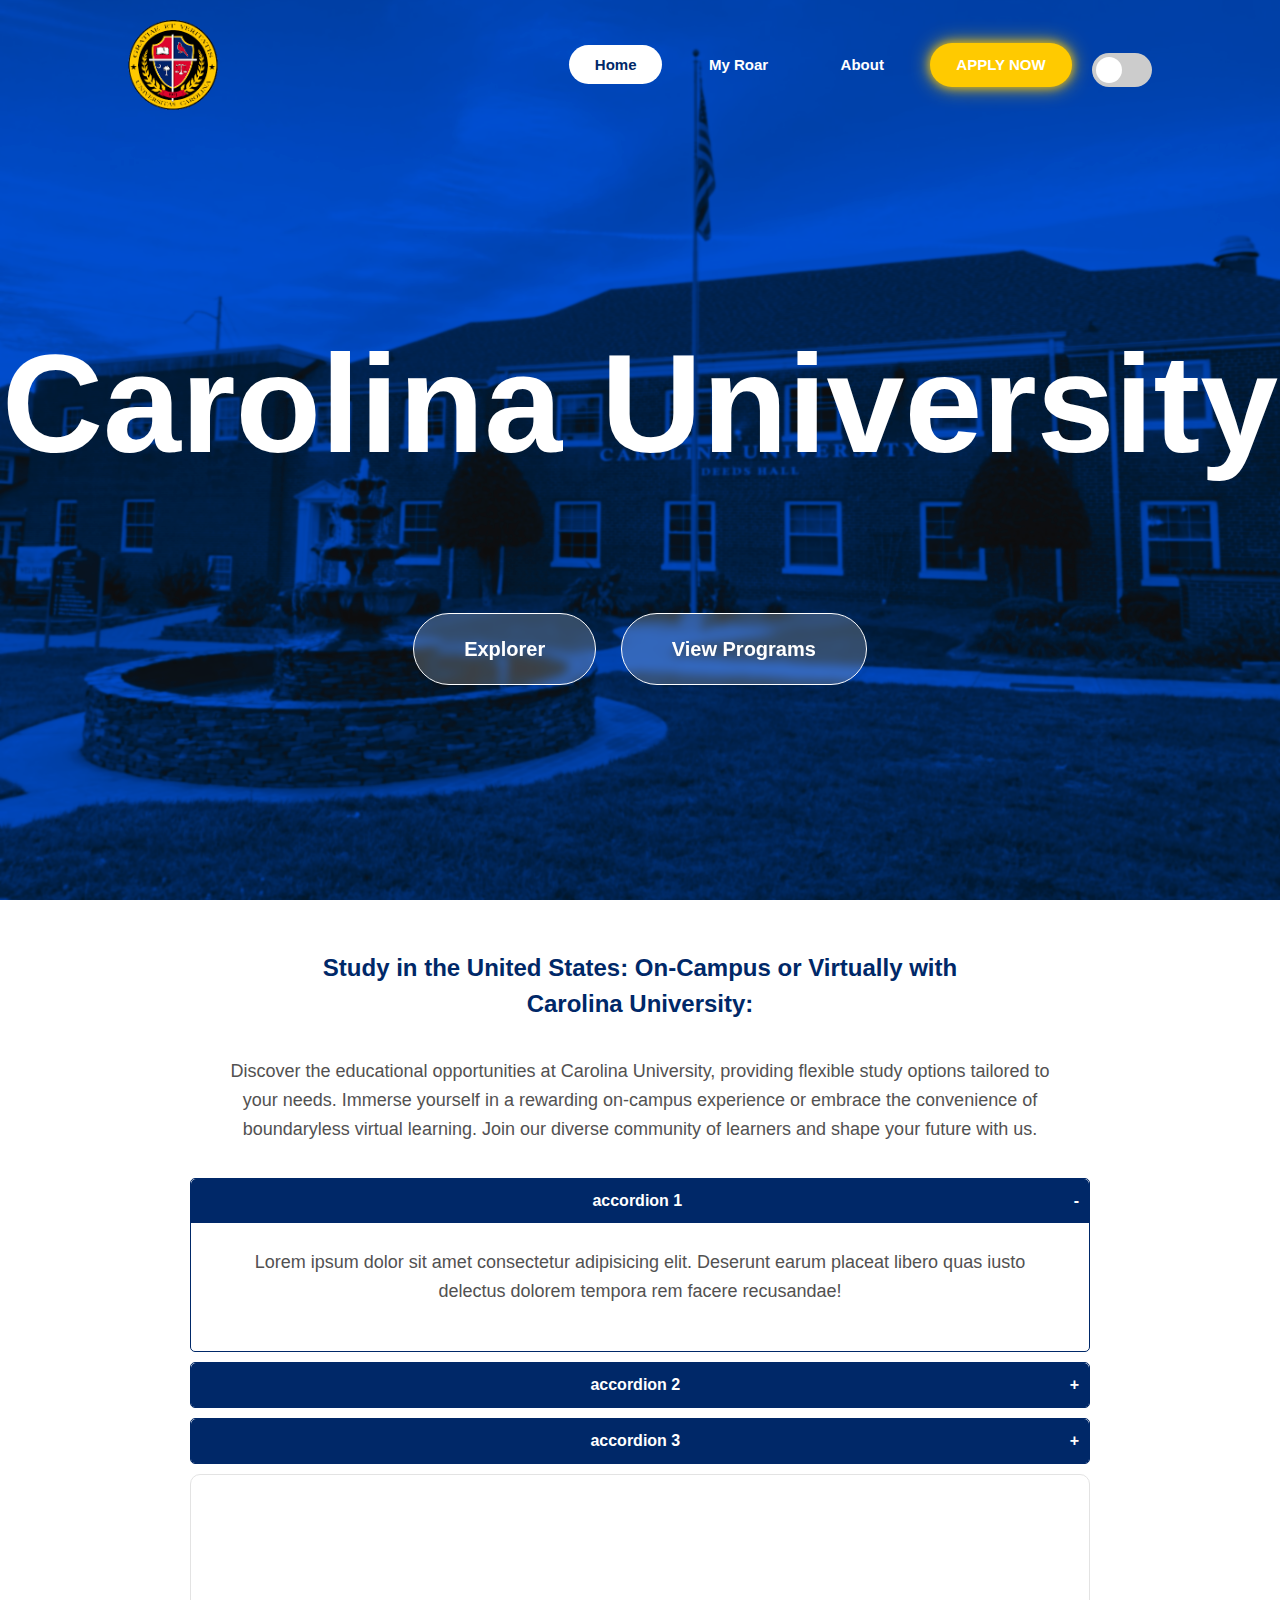
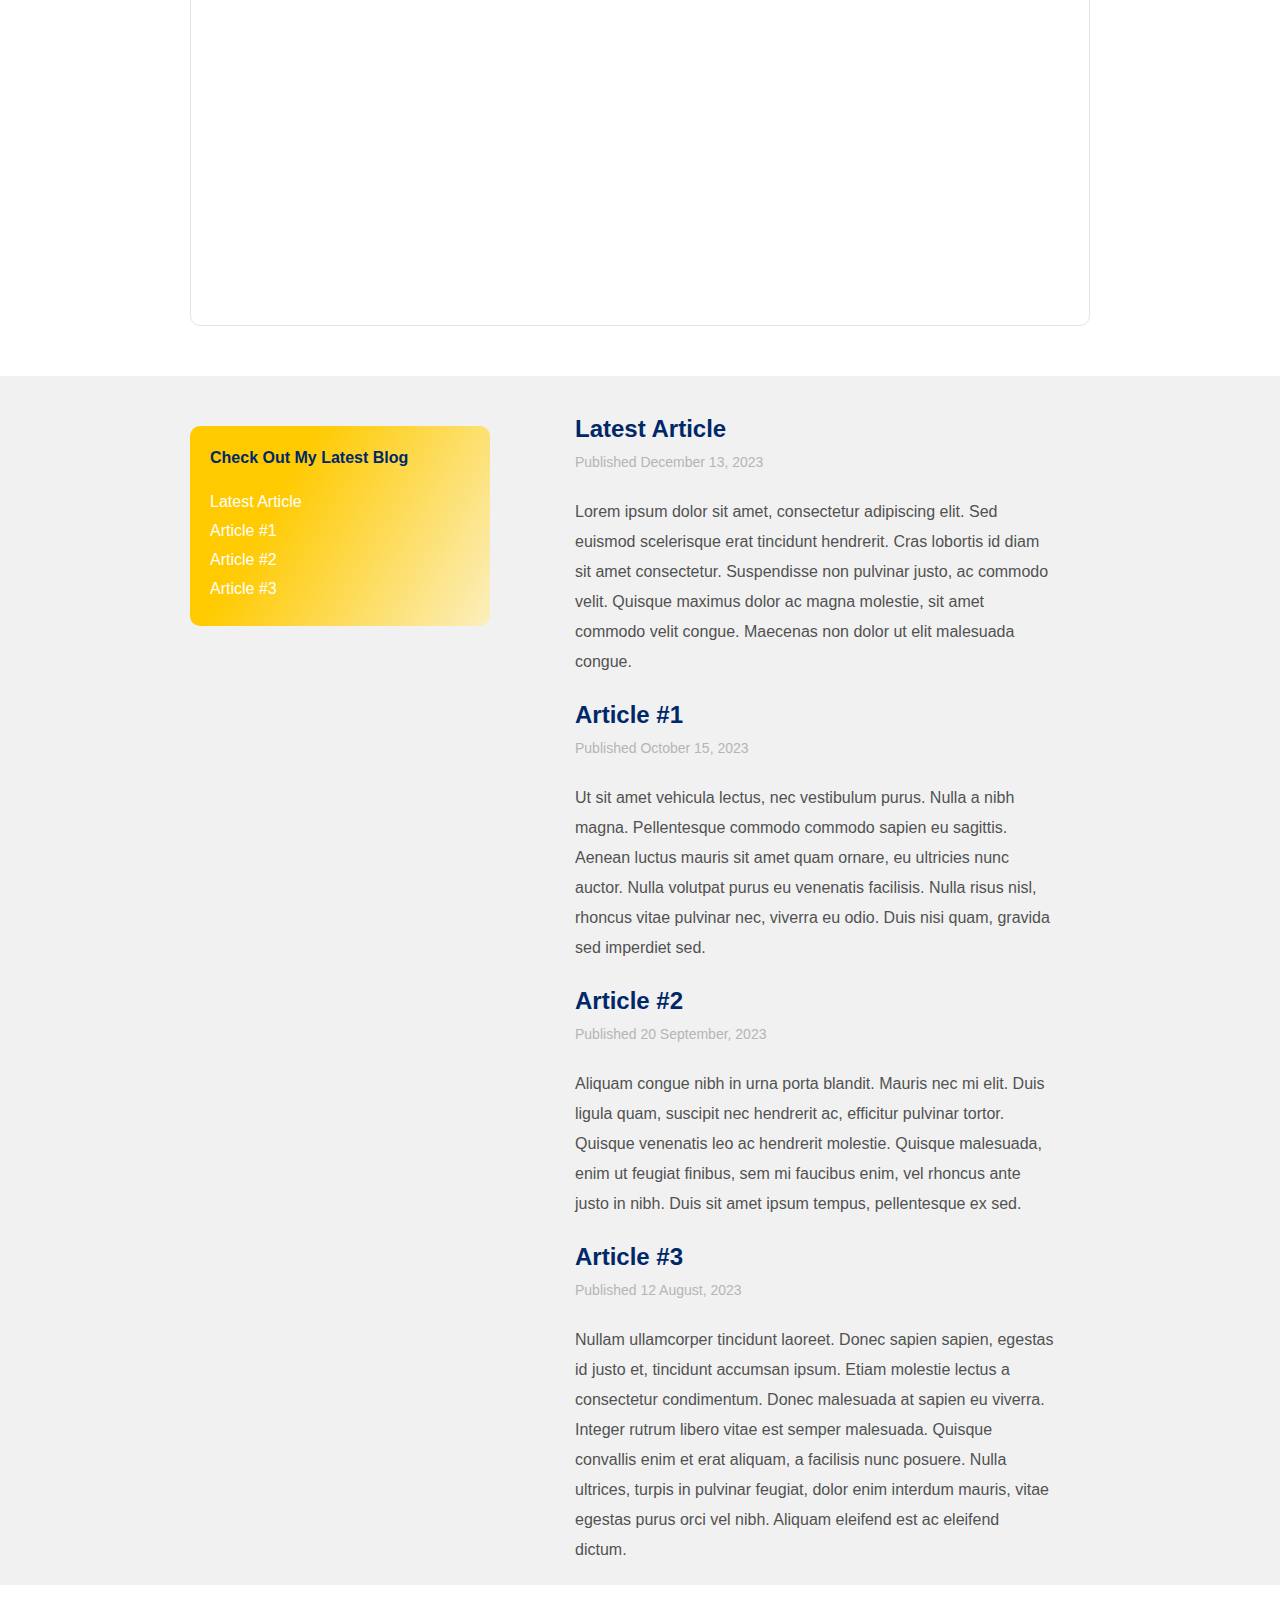
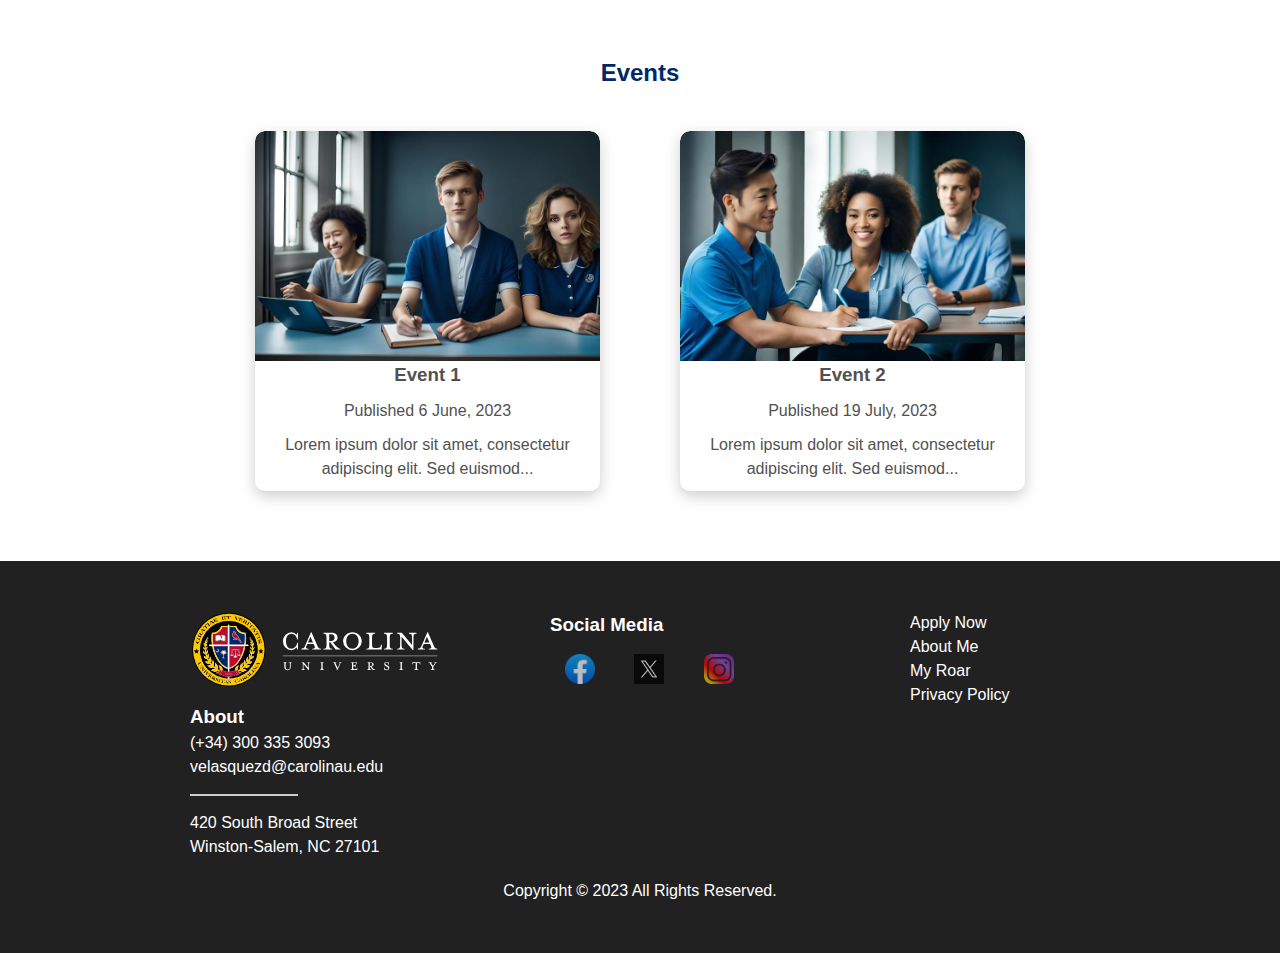
<file: index.html>
<!DOCTYPE html>
<html>
<head>
    <meta name="viewport" content="width=device-width, initial-scale=1.0">
    <meta name="keywords" content="students, carolina university, collage, study in usa">
	<meta content="Recruiter of students in Colombia for Carolina University">
	<meta name="author" content="javier">
    <title>Carolina University in Colombia</title>
	<link rel="stylesheet" href="css/sanitize.css">
    <link rel="icon" href="icons/cu_icono.png">
    <link rel="stylesheet" href="css/styles2.css">
    <link rel="preconnect" href="https://fonts.googleapis.com">
    <link rel="preconnect" href="https://fonts.gstatic.com" crossorigin>
    <link href="https://fonts.googleapis.com/css2?family=Poppins:wght@100;600&display=swap" rel="stylesheet">
</head>
<body>
    <div class="hero">
        <nav class="main-nav" id="main-nav">
            <a href="#main-nav"><img class="logo" src="images/cu_logo.png"></a>
            <button class="hamburger-transparent-btn">
                <img class="hamburger-btn" src="icons/hamburger-menu.svg" alt="hamburger-menu">
            </button>
            <ul>
                <li class="active"><a href="#">Home</a></li>
                <li><a href="#my-roar">My Roar</a></li>
                <li><a href="about_me.html">About</a></li>
                <li><a href="https://carolinau.edu/apply" target="_blank" class="apply-now-btn">APPLY NOW</a></li>
                <li>
                    <div class="dark-mode-switch">
                        <input type="checkbox" id="dark-mode-toggle">
                        <label for="dark-mode-toggle"></label>
                    </div>
                </li>
            </ul>
        </nav>
        <div class="hero-content">
            <h1>Carolina University</h1>
            <a href="#block" class="hero-btn"><span></span>Explorer</a>
            <a href="https://carolinau.edu/academics" target="_blank" class="hero-btn"><span></span>View Programs</a>
        </div>
    </div>  

    <main>
        <div class="container" id="block">
            <h2 class="title">Study in the United States: On-Campus or Virtually with Carolina University:</h2>
            <p>Discover the educational opportunities at Carolina University, providing flexible study options tailored to your needs. Immerse yourself in a rewarding on-campus experience or embrace the convenience of boundaryless virtual learning. Join our diverse community of learners and shape your future with us.</p>
            <div class="accordion">
                <div class="accordion-content active">
                    <div class="label active">accordion 1 <span class="accordion-icon">-</span></div>
                    <div class="content">
                        <p>Lorem ipsum dolor sit amet consectetur adipisicing elit. Deserunt earum placeat libero quas iusto delectus dolorem tempora rem facere recusandae!</p>
                    </div>
                </div>
                <div class="accordion-content">
                    <div class="label">accordion 2 <span class="accordion-icon">+</span></div>
                    <div class="content">
                        <p>Lorem ipsum dolor sit amet consectetur adipisicing elit. Deserunt earum placeat libero quas iusto delectus dolorem tempora rem facere recusandae!</p>
                    </div>
                </div>
                <div class="accordion-content">
                    <div class="label">accordion 3 <span class="accordion-icon">+</span></div>
                    <div class="content">
                        <p>Lorem ipsum dolor sit amet consectetur adipisicing elit. Deserunt earum placeat libero quas iusto delectus dolorem tempora rem facere recusandae!</p>
                    </div>
                </div>
            </div>

            <div class="map-container">
                <iframe src="https://www.google.com/maps/embed?pb=!1m18!1m12!1m3!1d3224.229917214855!2d-80.2495586775996!3d36.087883001590626!2m3!1f0!2f0!3f0!3m2!1i1024!2i768!4f13.1!3m3!1m2!1s0x88605dfdd7186a87%3A0xb19fdb8f608bb9e8!2sCarolina%20University!5e0!3m2!1sen!2sco!4v1691218042188!5m2!1sen!2sco" width="600" height="450" style="border:0;" allowfullscreen="" loading="lazy" referrerpolicy="no-referrer-when-downgrade"></iframe>
            </div>
        </div>
        <div class="blog-container" id="my-roar">
            <div class="flex-container">
                <aside>
                    <h3 class="aside-title">Check Out My Latest Blog</h3>
                    <nav class="aside-index">
                        <ul>
                            <li><a href="#article_na">Latest Article</a></li>
                            <li><a href="#article_1">Article #1</a></li>
                            <li><a href="#article_2">Article #2</a></li>
                            <li><a href="#article_3">Article #3</a></li>
                        </ul>
                    </nav>
                </aside>
                <div class="blog-content">
                    <div class="post">
                        <h2 class="post-title" id="article_na">Latest Article</h2>
                        <a href=""></a>
                        <p class="publication-date">Published December 13, 2023</p>
                        <p>
                            Lorem ipsum dolor sit amet, consectetur adipiscing elit. Sed euismod scelerisque erat tincidunt
                            hendrerit. Cras lobortis id diam sit amet consectetur. Suspendisse non pulvinar justo, ac
                            commodo velit. Quisque maximus dolor ac magna molestie, sit amet commodo velit congue. Maecenas
                            non dolor ut elit malesuada congue.
                        </p>
                    </div>
                    <div class="post">
                        <h2 class="post-title" id="article_1">Article #1</h2>
                        <p class="publication-date">Published October 15, 2023</p>
                        <p>
                            Ut sit amet vehicula lectus, nec vestibulum purus. Nulla a nibh magna. Pellentesque commodo
                            commodo sapien eu sagittis. Aenean luctus mauris sit amet quam ornare, eu ultricies nunc auctor.
                            Nulla volutpat purus eu venenatis facilisis. Nulla risus nisl, rhoncus vitae pulvinar nec,
                            viverra eu odio. Duis nisi quam, gravida sed imperdiet sed.
                        </p>
                    </div>
                    <div class="post">
                        <h2 class="post-title" id="article_2">Article #2</h2>
                        <p class="publication-date">Published 20 September, 2023</p>
                        <p>
                            Aliquam congue nibh in urna porta blandit. Mauris nec mi elit. Duis ligula quam, suscipit nec
                            hendrerit ac, efficitur pulvinar tortor. Quisque venenatis leo ac hendrerit molestie. Quisque
                            malesuada, enim ut feugiat finibus, sem mi faucibus enim, vel rhoncus ante justo in nibh. Duis
                            sit amet ipsum tempus, pellentesque ex sed.
                        </p>
                    </div>
                    <div class="post">
                        <h2 class="post-title" id="article_3">Article #3</h2>
                        <p class="publication-date">Published 12 August, 2023</p>
                        <p>
                            Nullam ullamcorper tincidunt laoreet. Donec sapien sapien, egestas id justo et, tincidunt
                            accumsan ipsum. Etiam molestie lectus a consectetur condimentum. Donec malesuada at sapien eu
                            viverra. Integer rutrum libero vitae est semper malesuada. Quisque convallis enim et erat
                            aliquam, a facilisis nunc posuere. Nulla ultrices, turpis in pulvinar feugiat, dolor enim
                            interdum mauris, vitae egestas purus orci vel nibh. Aliquam eleifend est ac eleifend dictum.
                        </p>
                    </div>
                </div>
            </div>
        </div>
        <div class="events-container" id="events">
            <div class="container-title">
                <h2 class="title" id="events">Events</h2>
            </div>
            <div class="container-events">
                <div class="event-card">
                    <a href="#">
                        <img src="images/stu_1.jpg" alt="Event 1">
                    </a>
                    <a href="#">
                        <h3>Event 1</h3>
                    </a>
                    <p class="fecha">Published 6 June, 2023</p>
                        <p>Lorem ipsum dolor sit amet, consectetur adipiscing elit. Sed euismod...</p>
                </div>
                <div class="event-card">
                    <a href="#">
                        <img src="images/stu_2.jpg" alt="Event 2">
                    </a>
                    <a href="#">
                        <h3>Event 2</h3>
                    </a> 
                    <p class="fecha">Published 19 July, 2023</p>
                    <p>Lorem ipsum dolor sit amet, consectetur adipiscing elit. Sed euismod...</p>
                </div>
            </div>
        </div>
    </main>



    <footer>
        <div class="footer-content">
            <div class="footer-about">
                <a href="index.html">
                    <img src="icons/logo_type.svg" class="footer-logo">
                </a>
                    <h3>About</h3>
                <p>(+34) 300 335 3093</p>
                <p>velasquezd@carolinau.edu</p>
                <hr>
                <p>420 South Broad Street</p>
                <p>Winston-Salem, NC 27101</p>
            </div>
            <div class="footer-social">
                <h3>Social Media</h3>
                <ul>
                    <li>
                        <a href="https://www.facebook.com/carolinauniv/" target="_blank"> 
                            <img src="icons/facebook_logo.png" alt="facebook"> 
                        </a>
                    </li>
                    <li>
                        <a href="#" target="_blank"> 
                            <img src="icons/x_logo.png" alt="x"> 
                        </a>
                    </li>
                    <li>
                        <a href="#" target="_blank"> 
                            <img src="icons/ig_logo.png" alt="instagram"> 
                        </a>
                    </li>
                </ul>
            </div>
            <div class="footer-links">
                <ul>
                    <a href="https://carolinau.edu/apply" target="_blank"><li>Apply Now</li></a>
                    <a href="about_me.html"><li>About Me</li></a>
                    <a href="#my-roar"><li>My Roar</li></a>
                    <a href="#"><li>Privacy Policy</li></a>
                </ul>
            </div>
        </div>
        <div class="footer-copyright">
            <p>Copyright © 2023 All Rights Reserved.</p>
        </div>
    </footer>
    <script src="js/dark_mode.js"></script>
    <script src="js/accordion.js"></script>
</body>
</html>
</file>
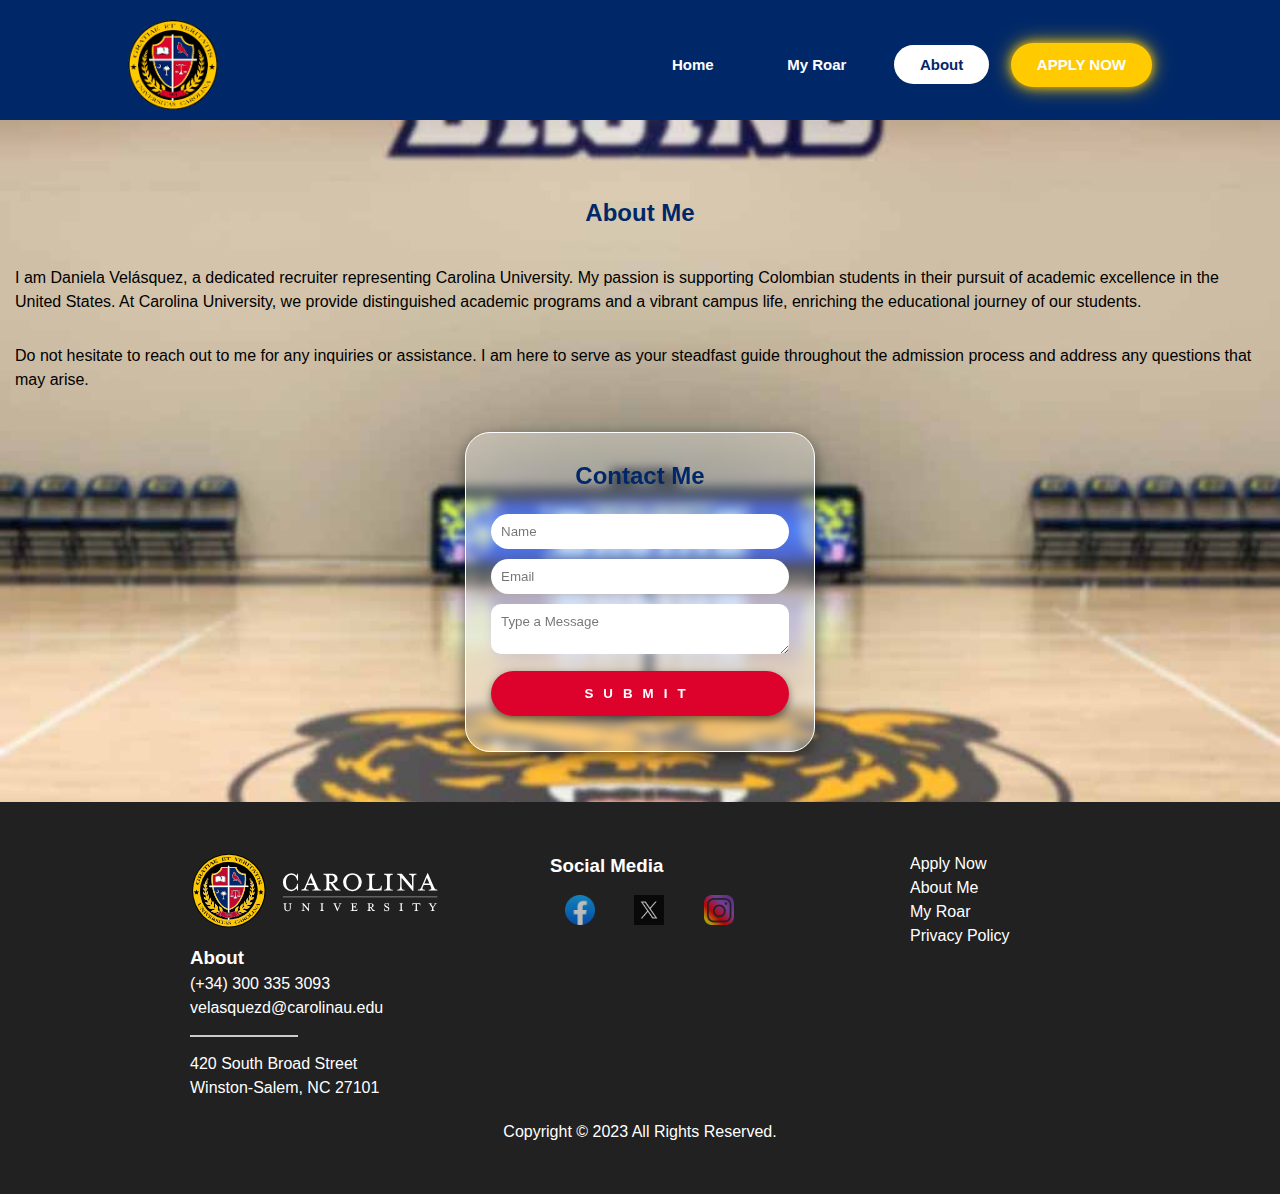
<file: about_me.html>
<!DOCTYPE html>
<html>
<head>
    <meta name="viewport" content="width=device-width, initial-scale=1.0">
    <meta name="keywords" content="students, carolina university, college, study in usa">
    <meta content="Recruiter of students in Colombia for Carolina University">
    <meta name="author" content="javier">
    <title>About Me</title>
    <link rel="icon" href="icons/cu_icono.png">
    <link rel="stylesheet" href="css/sanitize.css">
    <link rel="stylesheet" href="css/styles2.css">
    <link rel="preconnect" href="https://fonts.googleapis.com">
    <link rel="preconnect" href="https://fonts.gstatic.com" crossorigin>
    <link href="https://fonts.googleapis.com/css2?family=Poppins:wght@100;600&display=swap" rel="stylesheet">
</head>
<body>
    <div class="main-nav-about_me" id="top">
        <nav class="main-nav">
            <img class="logo" src="images/cu_logo.png">
            <button class="hamburger-transparent-btn">
                <img class="hamburger-btn" src="icons/hamburger-menu.svg" alt="hamburger-menu">
            </button>
            <ul>
                <li><a href="index.html">Home</a></li>
                <li><a href="index.html#my-roar">My Roar</a></li>
                <li class="active"><a href="#" id="about_me" >About</a></li>
                <li><a href="https://carolinau.edu/apply" target="_blank" class="apply-now-btn">Apply Now</a></li>
            </ul>
        </nav>
    </div>
    <section class="about-me-container">
        <div>
            <h2>About Me</h2>
            <p>I am Daniela Velásquez, a dedicated recruiter representing Carolina University. My passion is supporting Colombian students in their pursuit of academic excellence in the United States. At Carolina University, we provide distinguished academic programs and a vibrant campus life, enriching the educational journey of our students.</p>
            <p>Do not hesitate to reach out to me for any inquiries or assistance. I am here to serve as your steadfast guide throughout the admission process and address any questions that may arise.</p>
        </div>
        <div class="contact-form">
            <h2>Contact Me</h2>
            <form method="post">
                <input type="text" name="name" placeholder="Name" required>
                <input type="email" name="email" placeholder="Email" required>
                <textarea name="message" placeholder="Type a Message" required></textarea>
                <button type="submit">SUBMIT</button>
            </form>
        </div>
    </section>
    <footer>
        <div class="footer-content">
            <div class="footer-about">
                <a href="index.html">
                    <img src="icons/logo_type.svg" class="footer-logo">
                </a>
                    <h3>About</h3>
                <p>(+34) 300 335 3093</p>
                <p>velasquezd@carolinau.edu</p>
                <hr>
                <p>420 South Broad Street</p>
                <p>Winston-Salem, NC 27101</p>
            </div>
            <div class="footer-social">
                <h3>Social Media</h3>
                <ul>
                    <li>
                        <a href="https://www.facebook.com/carolinauniv/" target="_blank"> 
                            <img src="icons/facebook_logo.png" alt="facebook"> 
                        </a>
                    </li>
                    <li>
                        <a href="#" target="_blank"> 
                            <img src="icons/x_logo.png" alt="x"> 
                        </a>
                    </li>
                    <li>
                        <a href="#" target="_blank"> 
                            <img src="icons/ig_logo.png" alt="instagram"> 
                        </a>
                    </li>
                </ul>
            </div>
            <div class="footer-links">
                <ul>
                    <a href="https://carolinau.edu/apply" target="_blank"><li>Apply Now</li></a>
                    <a href="#"><li>About Me</li></a>
                    <a href="index.html#my-roar"><li>My Roar</li></a>
                    <a href="#"><li>Privacy Policy</li></a>
                </ul>
            </div>
        </div>
        <div class="footer-copyright">
            <p>Copyright © 2023 All Rights Reserved.</p>
        </div>
    </footer>
</body>
</html>
</file>
<file: css/sanitize.css>
/* Document
* ========================================================================== */

/**
* Add border box sizing in all browsers (opinionated).
*/

*,
::before,
::after {
box-sizing: border-box;
}

/**
* 1. Add text decoration inheritance in all browsers (opinionated).
* 2. Add vertical alignment inheritance in all browsers (opinionated).
*/

::before,
::after {
text-decoration: inherit;
/* 1 */
vertical-align: inherit;
/* 2 */
}

/**
* 1. Use the default cursor in all browsers (opinionated).
* 2. Change the line height in all browsers (opinionated).
* 3. Use a 4-space tab width in all browsers (opinionated).
* 4. Remove the grey highlight on links in iOS (opinionated).
* 5. Prevent adjustments of font size after orientation changes in
*    IE on Windows Phone and in iOS.
* 6. Breaks words to prevent overflow in all browsers (opinionated).
*/

html {
cursor: default;
/* 1 */
line-height: 1.5;
/* 2 */
-moz-tab-size: 4;
/* 3 */
tab-size: 4;
/* 3 */
-webkit-tap-highlight-color: transparent
    /* 4 */
;
-ms-text-size-adjust: 100%;
/* 5 */
-webkit-text-size-adjust: 100%;
/* 5 */
word-break: break-word;
/* 6 */
}

/* Sections
* ========================================================================== */

/**
* Remove the margin in all browsers (opinionated).
*/

body {
margin: 0;
}

/**
* Correct the font size and margin on `h1` elements within `section` and
* `article` contexts in Chrome, Edge, Firefox, and Safari.
*/

h1 {
font-size: 2em;
margin: 0.67em 0;
}

/* Grouping content
* ========================================================================== */

/**
* Remove the margin on nested lists in Chrome, Edge, IE, and Safari.
*/

dl dl,
dl ol,
dl ul,
ol dl,
ul dl {
margin: 0;
}

/**
* Remove the margin on nested lists in Edge 18- and IE.
*/

ol ol,
ol ul,
ul ol,
ul ul {
margin: 0;
}

/**
* 1. Add the correct sizing in Firefox.
* 2. Show the overflow in Edge 18- and IE.
*/

hr {
height: 0;
/* 1 */
overflow: visible;
/* 2 */
}

/**
* Add the correct display in IE.
*/

main {
display: block;
}

/**
* Remove the list style on navigation lists in all browsers (opinionated).
*/

nav ol,
nav ul {
list-style: none;
padding: 0;
}

/**
* 1. Correct the inheritance and scaling of font size in all browsers.
* 2. Correct the odd `em` font sizing in all browsers.
*/

pre {
font-family: monospace, monospace;
/* 1 */
font-size: 1em;
/* 2 */
}

/* Text-level semantics
* ========================================================================== */

/**
* Remove the gray background on active links in IE 10.
*/

a {
background-color: transparent;
}

/**
* Add the correct text decoration in Edge 18-, IE, and Safari.
*/

abbr[title] {
text-decoration: underline;
text-decoration: underline dotted;
}

/**
* Add the correct font weight in Chrome, Edge, and Safari.
*/

b,
strong {
font-weight: bolder;
}

/**
* 1. Correct the inheritance and scaling of font size in all browsers.
* 2. Correct the odd `em` font sizing in all browsers.
*/

code,
kbd,
samp {
font-family: monospace, monospace;
/* 1 */
font-size: 1em;
/* 2 */
}

/**
* Add the correct font size in all browsers.
*/

small {
font-size: 80%;
}

/* Embedded content
* ========================================================================== */

/*
* Change the alignment on media elements in all browsers (opinionated).
*/

audio,
canvas,
iframe,
img,
svg,
video {
vertical-align: middle;
}

/**
* Add the correct display in IE 9-.
*/

audio,
video {
display: inline-block;
}

/**
* Add the correct display in iOS 4-7.
*/

audio:not([controls]) {
display: none;
height: 0;
}

/**
* Remove the border on iframes in all browsers (opinionated).
*/

iframe {
border-style: none;
}

/**
* Remove the border on images within links in IE 10-.
*/

img {
border-style: none;
}

/**
* Change the fill color to match the text color in all browsers (opinionated).
*/

svg:not([fill]) {
fill: currentColor;
}

/**
* Hide the overflow in IE.
*/

svg:not(:root) {
overflow: hidden;
}

/* Tabular data
* ========================================================================== */

/**
* Collapse border spacing in all browsers (opinionated).
*/

table {
border-collapse: collapse;
}

/* Forms
* ========================================================================== */

/**
* Remove the margin on controls in Safari.
*/

button,
input,
select {
margin: 0;
}

/**
* 1. Show the overflow in IE.
* 2. Remove the inheritance of text transform in Edge 18-, Firefox, and IE.
*/

button {
overflow: visible;
/* 1 */
text-transform: none;
/* 2 */
}

/**
* Correct the inability to style buttons in iOS and Safari.
*/

button,
[type="button"],
[type="reset"],
[type="submit"] {
-webkit-appearance: button;
}

/**
* 1. Change the inconsistent appearance in all browsers (opinionated).
* 2. Correct the padding in Firefox.
*/

fieldset {
border: 1px solid #a0a0a0;
/* 1 */
padding: 0.35em 0.75em 0.625em;
/* 2 */
}

/**
* Show the overflow in Edge 18- and IE.
*/

input {
overflow: visible;
}

/**
* 1. Correct the text wrapping in Edge 18- and IE.
* 2. Correct the color inheritance from `fieldset` elements in IE.
*/

legend {
color: inherit;
/* 2 */
display: table;
/* 1 */
max-width: 100%;
/* 1 */
white-space: normal;
/* 1 */
}

/**
* 1. Add the correct display in Edge 18- and IE.
* 2. Add the correct vertical alignment in Chrome, Edge, and Firefox.
*/

progress {
display: inline-block;
/* 1 */
vertical-align: baseline;
/* 2 */
}

/**
* Remove the inheritance of text transform in Firefox.
*/

select {
text-transform: none;
}

/**
* 1. Remove the margin in Firefox and Safari.
* 2. Remove the default vertical scrollbar in IE.
* 3. Change the resize direction in all browsers (opinionated).
*/

textarea {
margin: 0;
/* 1 */
overflow: auto;
/* 2 */
resize: vertical;
/* 3 */
}

/**
* Remove the padding in IE 10-.
*/

[type="checkbox"],
[type="radio"] {
padding: 0;
}

/**
* 1. Correct the odd appearance in Chrome, Edge, and Safari.
* 2. Correct the outline style in Safari.
*/

[type="search"] {
-webkit-appearance: textfield;
/* 1 */
outline-offset: -2px;
/* 2 */
}

/**
* Correct the cursor style of increment and decrement buttons in Safari.
*/

::-webkit-inner-spin-button,
::-webkit-outer-spin-button {
height: auto;
}

/**
* Correct the text style of placeholders in Chrome, Edge, and Safari.
*/

::-webkit-input-placeholder {
color: inherit;
opacity: 0.54;
}

/**
* Remove the inner padding in Chrome, Edge, and Safari on macOS.
*/

::-webkit-search-decoration {
-webkit-appearance: none;
}

/**
* 1. Correct the inability to style upload buttons in iOS and Safari.
* 2. Change font properties to `inherit` in Safari.
*/

::-webkit-file-upload-button {
-webkit-appearance: button;
/* 1 */
font: inherit;
/* 2 */
}

/**
* Remove the inner border and padding of focus outlines in Firefox.
*/

::-moz-focus-inner {
border-style: none;
padding: 0;
}

/**
* Restore the focus outline styles unset by the previous rule in Firefox.
*/

:-moz-focusring {
outline: 1px dotted ButtonText;
}

/**
* Remove the additional :invalid styles in Firefox.
*/

:-moz-ui-invalid {
box-shadow: none;
}

/* Interactive
* ========================================================================== */

/*
* Add the correct display in Edge 18- and IE.
*/

details {
display: block;
}

/*
* Add the correct styles in Edge 18-, IE, and Safari.
*/

dialog {
background-color: white;
border: solid;
color: black;
display: block;
height: -moz-fit-content;
height: -webkit-fit-content;
height: fit-content;
left: 0;
margin: auto;
padding: 1em;
position: absolute;
right: 0;
width: -moz-fit-content;
width: -webkit-fit-content;
width: fit-content;
}

dialog:not([open]) {
display: none;
}

/*
* Add the correct display in all browsers.
*/

summary {
display: list-item;
}

/* Scripting
* ========================================================================== */

/**
* Add the correct display in IE 9-.
*/

canvas {
display: inline-block;
}

/**
* Add the correct display in IE.
*/

template {
display: none;
}

/* User interaction
* ========================================================================== */

/*
* 1. Remove the tapping delay in IE 10.
* 2. Remove the tapping delay on clickable elements
    in all browsers (opinionated).
*/

a,
area,
button,
input,
label,
select,
summary,
textarea,
[tabindex] {
-ms-touch-action: manipulation;
/* 1 */
touch-action: manipulation;
/* 2 */
}

/**
* Add the correct display in IE 10-.
*/

[hidden] {
display: none;
}

/* Accessibility
* ========================================================================== */

/**
* Change the cursor on busy elements in all browsers (opinionated).
*/

[aria-busy="true"] {
cursor: progress;
}

/*
* Change the cursor on control elements in all browsers (opinionated).
*/

[aria-controls] {
cursor: pointer;
}

/*
* Change the cursor on disabled, not-editable, or otherwise
* inoperable elements in all browsers (opinionated).
*/

[aria-disabled="true"],
[disabled] {
cursor: not-allowed;
}

/*
* Change the display on visually hidden accessible elements
* in all browsers (opinionated).
*/

[aria-hidden="false"][hidden] {
display: initial;
}

[aria-hidden="false"][hidden]:not(:focus) {
clip: rect(0, 0, 0, 0);
position: absolute;
}
</file>
<file: css/styles2.css>
* {
    margin: 0;
    padding: 0;
    box-sizing: border-box;
    font-family: sans-serif;
    text-decoration: none;
}

html {
    scroll-behavior: smooth;
}

/* ============ */
/* === hero === */
/* ============ */

.hamburger-btn{
    display: none;
    width: 50px;
    cursor: pointer;
}

.hamburger-transparent-btn {
    display: none;
}

.hero {
    align-items: center;
    background-image: url("../images/cu_bg_index.png");
    background-position: center;
    background-size: cover;
    display: flex;
    height: 100vh;
    justify-content: center;
    position: relative;
    width: 100%;
}

.hero-btn:hover {
    color: #002868;
    background-color: #fff;
}

.hero-content {
    text-align: center;
}

.hero-content a {
    background-color: rgba(255, 255, 255, 0.2);
    backdrop-filter: blur(5px);
    border: 1px solid #fff;
    border-radius: 50px;
    color: #fff;
    display: inline-block;
    font-size: 20px;
    font-weight: 600;
    margin: 10px 10px;
    padding: 20px 50px;
    transition: 0.6s ease;
}

.hero-content h1 {
    color: #fff;
    font-size: 140px;
    font-weight: 600;
    transition: 0.6s;
}

.hero-content h1:hover {
    color: transparent;
    -webkit-text-stroke: 2px #fff;
}

.logo {
    width: 90px;
}

.main-nav {
    align-items: center;
    display: flex;
    justify-content: space-between;
    left: 0;
    padding: 20px 10%;
    position: absolute;
    top: 0;
    width: 100%;
}

.main-nav li {
    display: inline-block;
    list-style: none;
    margin-left: 16px;
}

.main-nav li:first-child {
    margin-left: 0;
}

.main-nav li a {
    border: 1px solid transparent;
    border-radius: 50px;
    color: #fff;
    font-size: 15px;
    font-weight: 600;
    padding: 10px 25px;
    transition: 0.5s ease;
}

.main-nav li a:hover {
    background-color: #fff;
    color: #002868;
}

.main-nav li a:active {
    background-color: silver;
}

.main-nav li.active a {
    background-color: #fff;
    color: #002868;
}

/* accordion */


.accordion {
    margin-top: 20px;
}

.accordion-icon {
    float: right;
}

.accordion-content {
    border: 1px solid #002868;
    margin-bottom: 10px;
    overflow: hidden;
    border-radius: 5px;
}

.accordion-content .label {
    background-color: #002868;
    color: #fff;
    padding: 10px;
    cursor: pointer;
    font-weight: bold;
    border-top-left-radius: 5px;
    border-top-right-radius: 5px;
    transition: background-color 0.3s ease;
}

.accordion-content .content {
    padding: 10px;
    display: none;
    transition: max-height 0.8s ease-in-out, opacity 0.8s ease-in-out, transform 0.5s ease-in-out;
    max-height: 0;
    opacity: 0;
    overflow: hidden;
}

.accordion-content.active .content {
    display: block;
    max-height: 100%;
    opacity: 1;
    transform: scaleY(1);
    transition: max-height 0.8s ease-in-out, opacity 0.8s ease-in-out, transform 0.5s ease-in-out;
}

/* ============ */
/* === main === */
/* ============ */

.main.container {
    align-items: center;
    display: flex;
    justify-content: center;
    min-height: 100vh;
}

h2.title{
    color: #002868;
    margin-bottom: 20px;
    padding: 0 100px;
}

.container {
    padding: 50px 190px ;
    text-align: center;
}

.map-container{
    border: 1px solid #e3e3e3;
    border-radius: 10px;
    padding: 0;
}

.aside-title {
    color: #002868;
    font-size: 16px;
    font-weight: 600;
    left: 50px;
    margin: auto;
    margin-bottom: 20px;
    max-width: 100%;
    top: 100px;
}

.container p {
    color: #525151;
    font-family: sans-serif;
    font-size: 18px;
    left: 50px;
    line-height: 1.6;
    margin: auto;
    margin-bottom: 20px;
    padding: 15px 35px;
    width: 100%;
}

/* ============== */
/* === footer === */
/* ============== */

.blog-container {
    background-color: #f1f1f1;
    display: flex;
    justify-content: space-between;
    margin: auto;
    max-width: 1000%;
    padding: 0px 190px 
}

.footer-logo{
    max-width: 255px;
    padding: 0px 0px 15px;
}

footer {
    background-color: #212121;
    color: #fff;
    padding: 50px 190px ;
}

.footer-content {
    display: flex;
    flex-wrap: wrap;
    justify-content: space-between;
}

/* Estilos para la primera columna (About) */
.footer-about {
    flex: 30%;
}

.footer-links {
    flex: 10%;
}
.footer-social {
    flex: 30%;
}

/* Estilos para la segunda columna (Categories y Quick Links) */
.footer-column {
    display: flex;
    flex: 1 1 35%;
    justify-content: space-between;
    max-width: 35%;
}

.footer-links ul{
    list-style: none;
}

.footer-links ul a{
    color: #fff;
}

/* Estilos para el bloque de derechos de autor */
.footer-copyright {
    text-align: center;
    margin-top: 20px;
}

/* Estilos para la línea de división */
hr {
    border: 1px solid #ccc;
    margin: 15px 0; 
    width: 30%;
}



/* Estilos para iconos */
.footer-social ul {
    list-style: none;
}

.footer-social li {
    display: inline-block;
    margin-right: 5px; /* Ajusta el espacio entre los ícono */
    padding: 5px;
}

.footer-social a img {
    width: 30px; /* Ajusta el ancho de las imágenes de los íconos */
}

/* ***************************************************************************************** */
/* ********************************** about me ********************************************* */
/* ***************************************************************************************** */

.logo {
    width: 90px;
}

.about-me-container h2 {
    color: #002868;
    text-align: center;
    padding: 20px 35px;
    padding-top: 60px;
}

.main-nav-about_me {
    align-items: center;
    background-color: #002868;
    color: white;
    display: flex;
    font-size: 20px;
    justify-content: space-between;
    padding: 60px 10%;
}

html, body {
    height: 100%;
    margin: 0;
    padding: 0;
}

.about-me-container {
    background-image: url("../images/coliseum.jpg");
    background-position: center;
    background-size: cover;
    justify-content: center;
    position: relative;
    padding-bottom: 50px;
    padding-top: 15px;
    width: 100%;
}

.about-me-container p{
    padding: 15px 15px;
}

.contact-form h2{
    padding: 0;
}

.about-me-section {
    flex: 1;
    width: 100%; 
    padding: 20px; 
    box-sizing: border-box;
}

/* Center the contact form vertically and horizontally */
.contact-form {
    align-items: center;
    background-color: rgba(255, 255, 255, 0.3);
    backdrop-filter: blur(5px);
    border-radius: 25px;
    border: 1px solid #fff;
    box-shadow: 0px 5px 15px rgba(0, 0, 0, 0.5);
    display: flex;
    flex-direction: column;
    justify-content: center;
    margin: auto;
    max-width: 350px;
    padding: 25px;
    margin-top: 25px;
}

.contact-form h2 {
    font-weight: bold;
    margin-bottom: 20px;
}

.contact-form form input,
.contact-form form button {
    border: none;
    border-radius: 50px;
    margin-bottom: 10px;
    max-height: 100px;
    padding: 10px;
    width: 100%;
}

.contact-form form textarea {
    border: none;
    border-radius: 10px;
    margin-bottom: 10px;
    max-height: 200px;
    padding: 10px;
    width: 100%;
}

.contact-form form button {
    display: center;
    background-color: #DD022B;
    border: none;
    box-shadow: 0px 4px 8px rgba(0, 0, 0, 0.5);
    color: white;
    cursor: pointer;
    font-weight: 600;
    letter-spacing: 10px;
    padding: 15px;
    position: relative;
    transition: transform 0.2s ease;
    width: 100%;
}

.contact-form form button:active {
    transform: scale(0.90); /* más pequeño al hacer clic */
}

/* =========== */
/* == aside == */
/* =========== */

aside {
    background: linear-gradient(120deg, rgb(255, 202, 0) 30%, rgb(251, 239, 190) 100%);
    border-radius: 10px;
    height: 100%;
    margin: 50px 20px 20px 0px;
    min-width: 300px;
    padding: 20px;
    position: sticky;
    position: -webkit-sticky;
    top: 20px;
}

aside .aside-index a {
	color: #fff;
}

.aside-index li{
    margin-bottom: 5px;
    display: block;
}

main .blog-container {
    flex-direction: column;
}

/* ============= */
/* == article == */
/* ============= */

.blog-content {
    padding: 35px 35px 0px;
}

main .blog-content p {
	margin-bottom: 20px;
	line-height: 30px;
	color: #525151;
}

main .blog-content .post-title {
	font-family: sans-serif;
    color: #002868;
    margin-bottom: 0px;
}

main .blog-content .publication-date {
	font-size: 14px;
	color: #B5B5B5;
    padding: 0;
}

.flex-container{
    display: flex;
    flex-direction: row;
    gap: 30px;
}

/* ============ */
/* == EVENTS == */
/* ============ */

.events-container {
    align-items: center;
    display: flex;
    flex-direction: column;
    max-width: 100%;
    padding-bottom: 50px;
    width: 100%;
    padding: 50px 190px;
}

.container-title h2 {
    color: #002868;
    font-size: 24px;
    margin: 0;
    padding: 20px;
    text-align: center;
}

.container-events {
    display: flex;
    gap: 80px;
    justify-items: center;
    margin: 0 auto;
    max-width: 90%;
    padding: 20px;
    text-align: center;
}

.container-events h2 {
    color: #002868;
    font-size: 24px;
    text-align: center;
}

.event-card h3 {
    color: #525151;
    padding: 0 5px 10px;
}

.event-card p.fecha{
    color: #525151;
    padding: 0 5px 10px;
}
.event-card p{
    color: #525151;
    padding: 0 5px 10px;
}

.event-card .publication-date {
    font-size: 14px;
    color: #B5B5B5;
}

.event-card {
    align-items: center;
    background-color: #fff;
    border-radius: 10px;
    box-shadow: 0px 5px 15px rgba(0, 0, 0, 0.2);
    color: #002868;
    display: flex;
    flex-direction: column;
    justify-content: space-between;
    overflow: hidden;
    transition: transform 0.2s ease;
    width: 400px;
}



.event-card img {
    width: 100%;
    border-radius: 10px 10px 0 0;
    transition: transform 0.2s ease; /* Add a smooth transition on hover */
}

.event-card:hover img {
    transform: scale(1.08);
}

.event-card a:first-child{
    overflow: hidden;
}

.event-card:hover {
    transform: scale(1.05); /* Increase the card size slightly on hover */
}

.footer-social img {
    margin: 10px;
    opacity: 0.7;
    transition: opacity 0.1s ease;
}

.footer-social img:hover {
    opacity: 1;
}

.map-container {
    position: relative;
    width: 100%;
    height: 100%;
    overflow: hidden;
}

/* Estilos para el iframe */
.map-container iframe {
    position: center;
    top: 0;
    left: 0;
    width: 100%;
    border: 0;
}

/* Estilos para el applynow */
.main-nav li a.apply-now-btn {
    background-color: #ffca00;
    border-radius: 50px;
    color: #fff;
    cursor: pointer;
    display: block;
    font-size: 15px;
    font-weight: 600;
    padding: 10px 25px;
    text-transform: uppercase;
    transition: all 0.3s ease-in-out, transform 0.2s ease; 
    box-shadow: 0 0 10px rgba(255, 202, 0, 0.8), 0 0 20px rgba(255, 202, 0, 0.8);
}

/* Estilo cuando el botón está en estado hover */
.main-nav li a.apply-now-btn:hover {
    background-color: #ffca00;
    scale: 1.08;
    box-shadow: 0 0 10px rgba(255, 202, 0, 0.8), 0 0 20px rgba(255, 202, 0, 0.8);
}

/* Estilo cuando el botón está en estado activo (clic) */
.main-nav li a.apply-now-btn:active {
    background-color: #ddb100;
    color: #212121;
    font-weight: 600;
    transform: scale(0.95);
    box-shadow: none;
}

/* Estilos para el switch */
.dark-mode-switch {
    position: relative;
    display: inline-block;
    width: 60px;
    height: 34px;
}

.dark-mode-switch input {
    opacity: 0;
    width: 0;
    height: 0;
}

.dark-mode-switch label {
    position: absolute;
    top: 0;
    left: 0;
    right: 0;
    bottom: 0;
    background-color: #ccc;
    border-radius: 34px;
    cursor: pointer;
    transition: background-color 0.3s ease;
}

.dark-mode-switch label:before {
    position: absolute;
    content: "";
    height: 26px;
    width: 26px;
    left: 4px;
    bottom: 4px;
    background-color: #fff;
    border-radius: 50%;
    transition: transform 0.3s ease;
}

.dark-mode-switch input:checked + label {
    background-color: #2196F3;
}

.dark-mode-switch input:checked + label:before {
    transform: translateX(26px);
}

/* styles para Dark Mode */

.dark-mode .container{
    background-color: #333;
}

.dark-mode .container h2{
    color: #fff;
}

.dark-mode .container p{
    color: #b5b5b5;
}

.dark-mode .blog-container {
    background-color: #444;
}

.dark-mode .blog-container h2{
    color: #fff;
}

.dark-mode .blog-content p {
	color: #b5b5b5;
}

.dark-mode .post .publication-date {
    color: #676767;
}

.dark-mode .events-container {
    background-color: #333;
} 

.dark-mode .hero {
    background-image: linear-gradient(rgba(0, 0, 0, 0.5), rgba(0, 0, 0, 0.5)), url("../images/cu_bg_index.png");
}

.dark-mode footer {
    background-color: #111;
}

.dark-mode .container-title h2 {
    color: #fff;
}

/* @@@@@@@@@@@@@@@@@@@@@ */
/* @@@ media queries @@@ */
/* @@@@@@@@@@@@@@@@@@@@@ */

/* Responsive design */
@media screen and (max-width: 768px) {
.about-me-container{
    background-size: cover;
    justify-content: center;
    position: relative;
}

aside {
    min-width: auto;
    margin: 35px 34px 0px;
    top: 80px;
    width: 90%;
}

.aside-title {
    font-size: 20px;
}

.blog-container {
    flex-wrap: wrap;
    margin: 0;
    width: 100%;
    padding: 90px 35px 0px 0px;
}

.container {
    padding: 90px 35px 35px 35px;;
}

.container-events {
    gap: 30px;
    margin: 0;
    padding: 20px 0 50px 0;
}

.container p{
    padding: 0px 0px;
}

.divider{
    width: 100%;
}

.event-card p.fecha{
    color: #555;
    font-size: 10px;
}

.event-card p{
    color: #111;
    font-size: 14px;
    padding: 0 5px 10px;
}

.event-card h3{
    color: #111;
    font-size: 16px;
    padding: 0 5px 10px;
}

.events-container{
    padding: 50px 35px ;
}

.events-title {
    padding: 50px;
}

footer {
    background-color: #212121;
    color: #fff;
    padding: 0 35px;
}

footer img:hover {
    opacity: 1;
    cursor: pointer;
}

.footer-content {
    align-items: center;
    flex-direction: column;
    padding: 35px 0;
}

.footer-column {
    margin-bottom: 20px;
}

.footer-social img {
    margin: 10px;
    opacity: 0.7;
    transition: opacity 0.1s ease;
}

.footer-social img:hover {
    opacity: 1;
}

.footer-social img {
    opacity: 0.5;
    transition: opacity 0.1s ease;
}

h1 {
    margin: 0;
    margin-bottom: 10px;
    padding: 0;
}

h2.title {
    padding: 0px;
}

hr {
    border: 1px solid #ccc;
    margin: 15px 0; 
    width: 100%;
}

.hamburger-btn{
    display: block;
}

.hamburger-transparent-btn {
    background-color: transparent;
    border: none;
    display: block;
}

.hero .main-nav{
    display: flex;
    justify-content: space-between;
    padding: 20px 35px 10px;
    position: fixed;
    z-index: 1;
}

.logo{
    width: 50px;
}

.hero {
    height: auto;
    min-height: 100vh;
    padding: 50px 5px;
}

.hero-content h1 {
    font-size: 60px;
}

.container-blog{
    padding: 34px;
}

.flex-container {
    flex-direction: column;
    gap: 0;
}

.hero-about_me{
    padding: 180px;
}

main.container {
    min-height: auto;
    padding: 20px;
}

main p {
    font-size: 16px;
    padding: 0;
}

.main-nav ul{
    display: none; /* Oculta el menú principal en dispositivos móviles */
}

.main-nav-about_me .main-nav{
    display: flex;
    justify-content: space-between;
    padding: 20px 35px 10px;
    position: fixed;
    z-index: 1;
    background-color: #002868;
}

.main-nav-about_me {
    padding: 0;
}

.map-container{
    position: relative;
    width: 100%;
    height: 100%;
    overflow: hidden;
    margin: 0;
}

}
</file>
